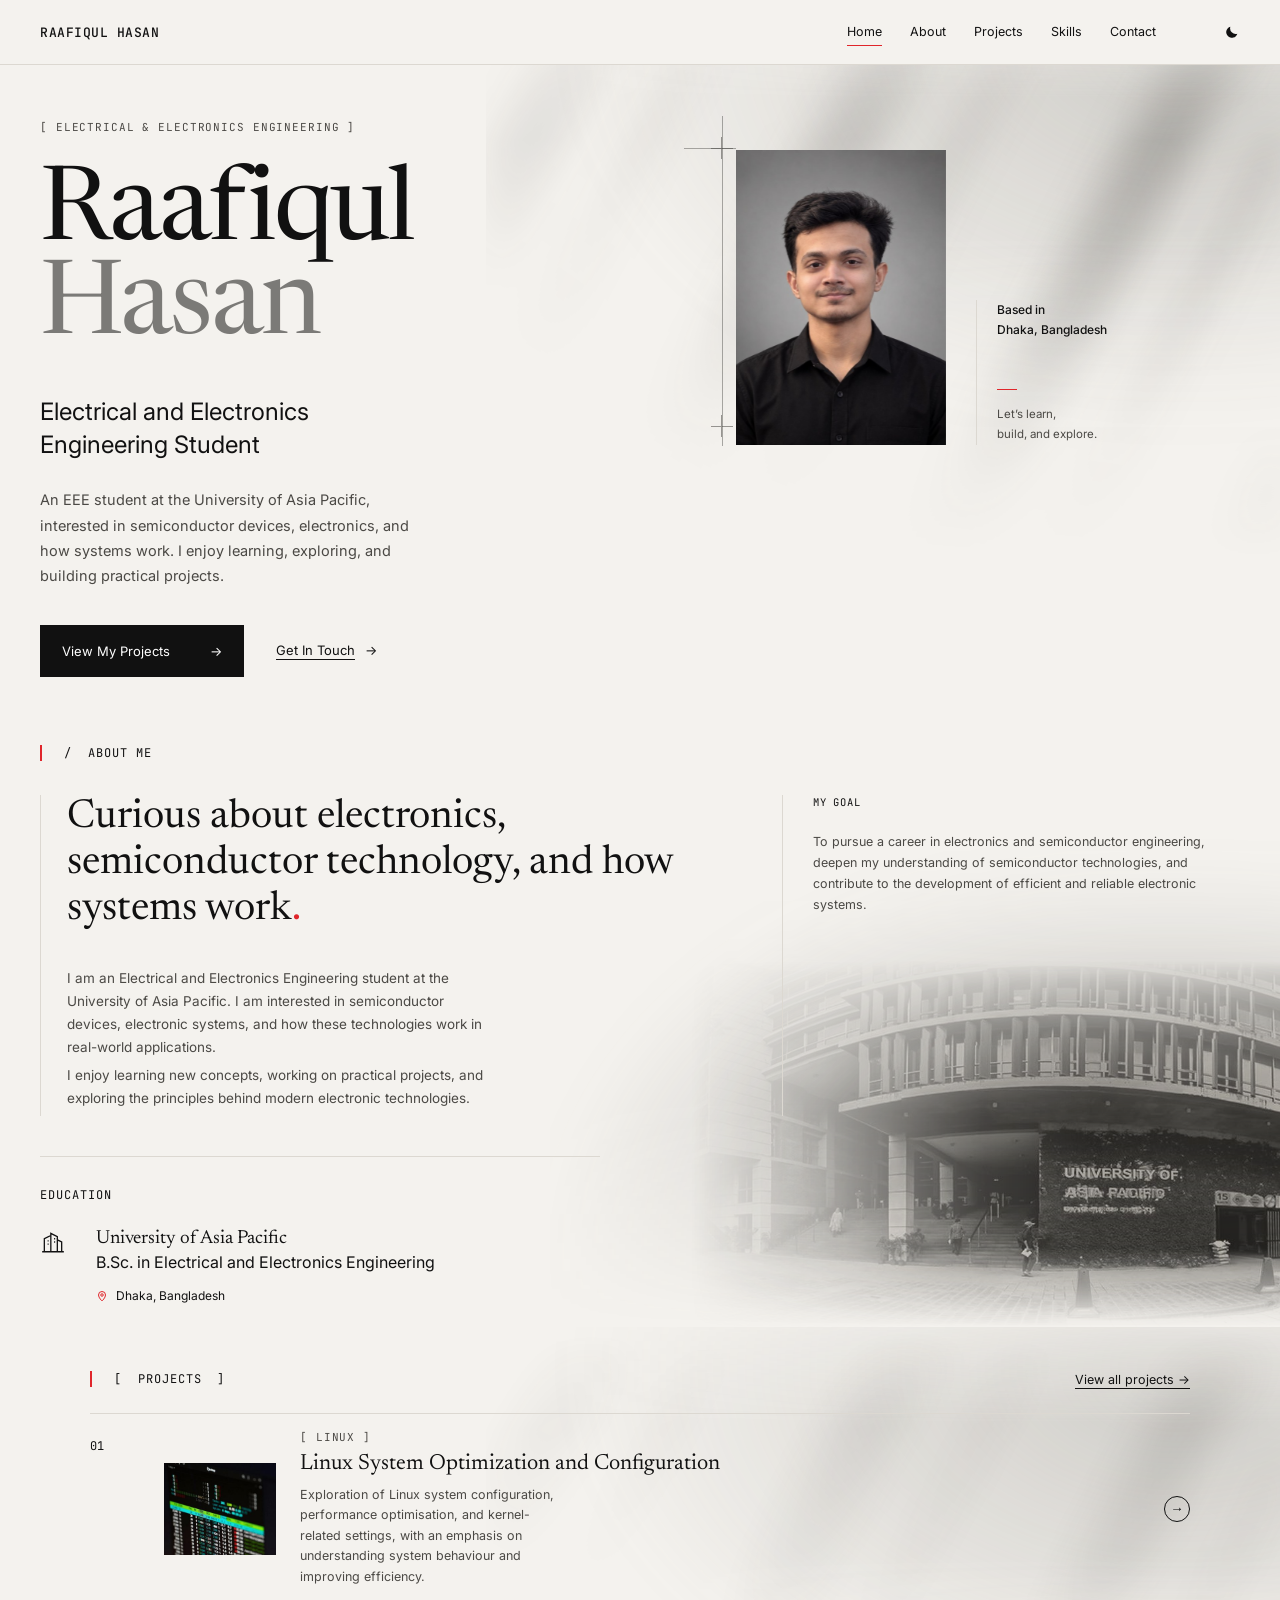
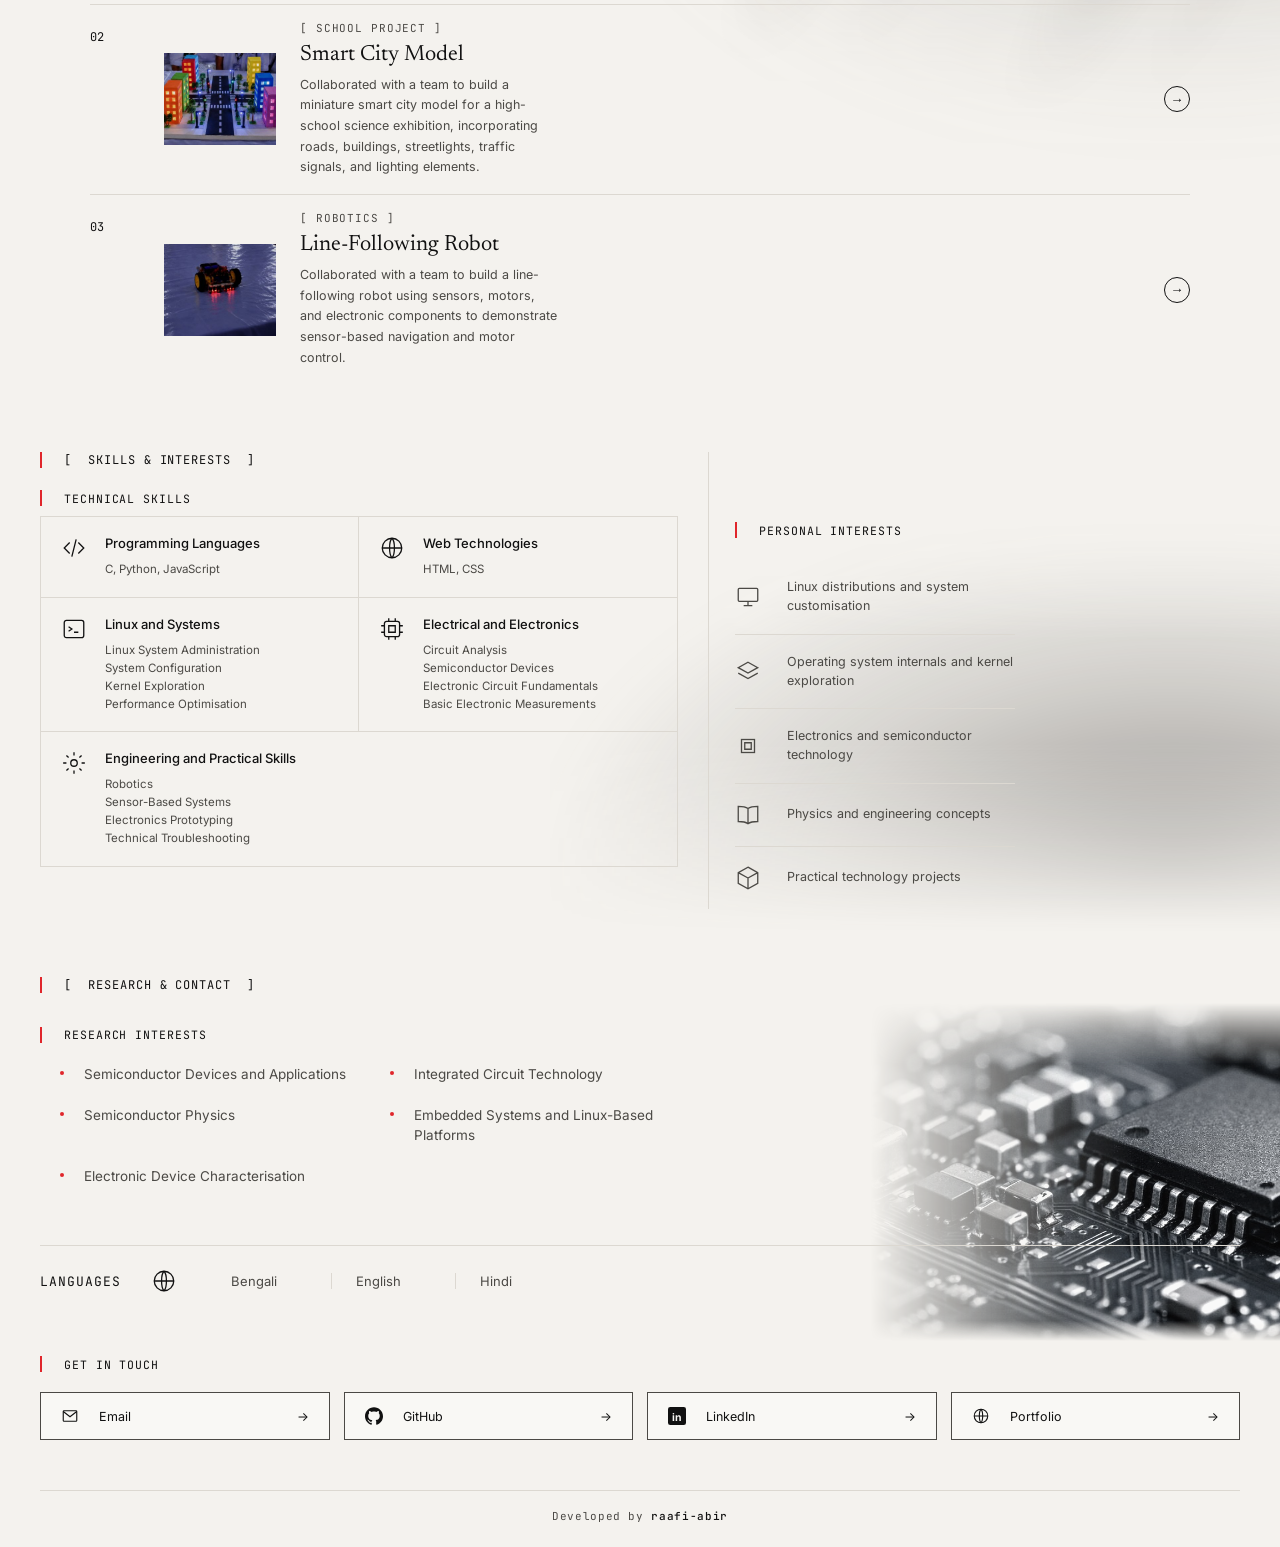
<file: index.html>
<!DOCTYPE html>
<html lang="en">
<head>
<meta charset="utf-8">
<meta name="viewport" content="width=device-width, initial-scale=1, viewport-fit=cover">
<title>Raafiqul Hasan</title>
<link href="https://fonts.googleapis.com/css2?family=Inter:wght@300;400;500&family=JetBrains+Mono:wght@400;500&family=Newsreader:wght@400;500&display=swap" rel="stylesheet">
<style>
:root{--bg:#f4f2ee;--fg:#111;--mute:#4b4945;--line:#dcd8d1;--red:#e0262b;--btn:#111;--btnfg:#fff;--card:#f9f8f5;color-scheme:light;box-sizing:border-box}
@media (prefers-color-scheme:dark){:root:not([data-theme="light"]){--bg:#121211;--fg:#f1efea;--mute:#c6c3bb;--line:#2e2d2a;--btn:#f1efea;--btnfg:#111;--card:#1a1918;color-scheme:dark}}
:root[data-theme="dark"]{--bg:#121211;--fg:#f1efea;--mute:#c6c3bb;--line:#2e2d2a;--btn:#f1efea;--btnfg:#111;--card:#1a1918;color-scheme:dark}
*{box-sizing:border-box;margin:0;padding:0}
html{scroll-behavior:smooth;scroll-padding-top:calc(64px + env(safe-area-inset-top,0px))}
body{background:var(--bg);color:var(--fg);font-family:Inter,system-ui,sans-serif;font-weight:400;overflow-x:hidden}
.mono{font-family:'JetBrains Mono',ui-monospace,monospace}
.serif{font-family:Newsreader,Georgia,'Times New Roman',serif;font-weight:400}
header{position:fixed;top:0;left:0;right:0;z-index:20;background:var(--bg);border-bottom:1px solid var(--line);padding-top:env(safe-area-inset-top,0px)}
.nav{max-width:1280px;margin:auto;height:64px;display:flex;align-items:center;justify-content:space-between;padding:0 40px}
.logo{font-family:'JetBrains Mono',monospace;font-size:13px;font-weight:500;letter-spacing:.04em;display:flex;align-items:center;gap:6px;text-decoration:none;color:var(--fg)}
.logo i{width:5px;height:5px;border-radius:50%;background:var(--red);display:block}
.links{display:flex;gap:28px;align-items:center}
.links a{font-size:12.5px;color:var(--fg);text-decoration:none;padding:6px 0;border-bottom:1.5px solid transparent;font-weight:400}
.links a.on{border-color:var(--red)}
.moon{background:none;border:0;color:var(--fg);cursor:pointer;margin-left:40px;display:flex}
section{position:relative;padding:44px 40px 24px;overflow:hidden}
#home{padding-top:120px;min-height:0}
.wrap{max-width:1200px;margin:auto;position:relative;z-index:2}
.glow{position:absolute;right:-8%;bottom:0;width:65%;height:80%;z-index:1;pointer-events:none;background:radial-gradient(ellipse at 75% 85%,rgba(40,38,35,.45),rgba(90,88,83,.2) 40%,transparent 72%);filter:blur(22px);-webkit-mask-image:linear-gradient(to bottom,transparent 0,#000 30%,#000 55%,transparent 100%);mask-image:linear-gradient(to bottom,transparent 0,#000 30%,#000 55%,transparent 100%)}
.glow.dk{background:radial-gradient(ellipse at 80% 70%,rgba(15,15,15,.95),rgba(45,45,45,.6) 35%,transparent 70%);width:60%;height:62%;bottom:auto;top:30%}
.glow.tl{right:-5%;top:-10%;bottom:auto;background:radial-gradient(ellipse at 80% 20%,rgba(120,118,112,.3),transparent 65%)}
.shade{position:absolute;top:0;right:0;width:62%;height:80%;z-index:1;pointer-events:none;background:repeating-linear-gradient(118deg,transparent 0 70px,rgba(45,42,38,.28) 70px 135px,transparent 135px 190px,rgba(45,42,38,.14) 190px 220px,transparent 220px 280px);filter:blur(20px);-webkit-mask-image:linear-gradient(to bottom left,#000 15%,transparent 80%),linear-gradient(to bottom,transparent 0,#000 25%,#000 55%,transparent 100%);-webkit-mask-composite:source-in;mask-image:linear-gradient(to bottom left,#000 15%,transparent 80%),linear-gradient(to bottom,transparent 0,#000 25%,#000 55%,transparent 100%);mask-composite:intersect}
.shade.lt{opacity:.45;height:60%}
.plus{position:absolute;width:22px;height:22px;background:linear-gradient(var(--mute),var(--mute)) center/1px 100% no-repeat,linear-gradient(var(--mute),var(--mute)) center/100% 1px no-repeat;opacity:.55}
.pg{display:none;position:absolute;left:40px;bottom:36px;font-family:'JetBrains Mono',monospace;font-size:10.5px;display:flex;align-items:center;gap:12px;z-index:3}
.pg,.pg:after{display:none!important}
.tag{font-family:'JetBrains Mono',monospace;font-size:11px;letter-spacing:.08em;color:var(--mute);text-transform:uppercase}
.bar{display:flex;align-items:center;gap:22px;font-family:'JetBrains Mono',monospace;font-size:12px;letter-spacing:.08em;text-transform:uppercase;margin-bottom:34px}
.bar:before{content:"";width:2px;height:16px;background:var(--red)}
/* home */
.hero{display:grid;grid-template-columns:1.3fr 1fr;gap:40px;align-items:start}
h1{font-family:Newsreader,Georgia,serif;font-weight:400;font-size:clamp(64px,8vw,104px);line-height:.92;letter-spacing:-.02em;margin-top:34px}
h1 span{color:#7b7a77;display:block}
.sub{font-size:clamp(20px,2vw,24px);line-height:1.35;margin-top:40px;font-weight:400}
.lead{font-size:14.5px;line-height:1.75;color:var(--mute);max-width:390px;margin-top:26px}
.cta{display:flex;align-items:center;gap:32px;margin-top:36px}
.btn{background:var(--btn);color:var(--btnfg);padding:0 22px;height:52px;display:inline-flex;align-items:center;gap:40px;font-size:13px;text-decoration:none;font-weight:400}
.ghost{font-size:13px;color:var(--fg);text-decoration:none;border-bottom:1px solid var(--fg);padding-bottom:2px;display:inline-flex;gap:10px;border:0;align-items:center}
.ghost u{text-decoration:underline;text-underline-offset:4px}
.side{display:flex;gap:30px;margin-top:30px;position:relative}
.side:before{content:"";position:absolute;left:-14px;top:-34px;width:1px;height:330px;background:var(--mute);opacity:.45}
.side:after{content:"";position:absolute;left:-52px;top:-2px;width:52px;height:1px;background:var(--mute);opacity:.45}
@media (max-width:520px){.side:before,.side:after,.plus{display:none}}
.photo{width:min(210px,100%);aspect-ratio:105/127;background:url([data-uri]) center/cover no-repeat;flex:none}
.info{border-left:1px solid var(--line);padding-left:20px;margin-top:150px;font-size:12px;line-height:1.7;align-self:flex-start;min-width:150px}
.info b{font-weight:500;display:block}
.info hr{border:0;border-top:1px solid var(--red);width:20px;margin:48px 0 14px}
.info small{color:var(--mute);font-size:11.5px}
/* about */
.about{display:grid;grid-template-columns:1.7fr 1fr;gap:20px}
.about .l{border-left:1px solid var(--line);padding-left:26px;border-right:1px solid var(--line);padding-right:30px}
.about h2{font-family:Newsreader,Georgia,serif;font-weight:400;font-size:clamp(30px,3.2vw,40px);line-height:1.15;margin-bottom:34px}
.about h2 i{color:var(--red);font-style:normal}
.about p{font-size:13.5px;line-height:1.7;color:var(--mute);max-width:430px;margin-bottom:6px}
.goal{padding-left:10px}
.goal .tag{color:var(--fg);margin-bottom:22px;font-size:10.5px}
.goal p{font-size:12.5px}
.edu{margin-top:40px;border-top:1px solid var(--line);padding-top:30px;max-width:560px}
.edu .e{display:flex;gap:30px;margin-top:26px;align-items:flex-start}
.edu h3{font-family:Newsreader,serif;font-weight:400;font-size:19px}
.edu p{margin:4px 0 16px}
.loc{font-size:12px!important;color:var(--fg)!important;display:flex;gap:8px;align-items:center}
.uap{position:absolute;right:0;bottom:0;width:min(46%,600px);aspect-ratio:595/441;z-index:1;pointer-events:none;background:url([data-uri]) center/cover no-repeat;-webkit-mask-image:linear-gradient(to right,transparent 0,rgba(0,0,0,.3) 22%,rgba(0,0,0,.85) 50%,#000 68%),linear-gradient(to bottom,transparent 0,transparent 16%,rgba(0,0,0,.6) 34%,#000 52%,#000 82%,transparent 100%);-webkit-mask-composite:source-in;mask-image:linear-gradient(to right,transparent 0,rgba(0,0,0,.3) 22%,rgba(0,0,0,.85) 50%,#000 68%),linear-gradient(to bottom,transparent 0,transparent 16%,rgba(0,0,0,.6) 34%,#000 52%,#000 82%,transparent 100%);mask-composite:intersect}
@media (max-width:860px){.uap{width:80%;opacity:.3}}
/* projects */
.ph{display:flex;justify-content:space-between;align-items:center;margin-bottom:26px}
.ph .bar{margin:0}.ph a{font-size:12.5px;color:var(--fg);text-decoration:underline;text-underline-offset:4px;display:flex;gap:12px;align-items:center}
.pr{display:grid;grid-template-columns:50px 112px 1fr 50px;gap:24px;align-items:center;border-top:1px solid var(--line);padding:16px 0}
.pr:first-of-type{border-top:0}
.pr .n{font-family:'JetBrains Mono',monospace;font-size:12px;align-self:flex-start;padding-top:8px}
.th{width:112px;height:92px;background:url([data-uri]) center/cover no-repeat}
.th.b{background:url([data-uri]) center/cover no-repeat}
.th.c{background:url([data-uri]) center/cover no-repeat}
.pr h3{font-family:Newsreader,serif;font-weight:400;font-size:22px;line-height:1.1;margin:8px 0}
.pr p{font-size:12.5px;line-height:1.65;color:var(--mute);max-width:260px}
.cir{width:26px;height:26px;border:1px solid var(--fg);border-radius:50%;display:grid;place-items:center;background:none;color:var(--fg);justify-self:end}
.projwrap{max-width:560px;margin-left:auto;margin-right:auto}
/* skills */
.sk{display:grid;grid-template-columns:1.2fr 1fr;gap:30px}
.sk .bar{margin-bottom:22px}
.grid{border:1px solid var(--line);display:grid;grid-template-columns:1fr 1fr}
.grid>div{padding:18px 20px;display:flex;gap:18px;border-bottom:1px solid var(--line)}
.grid>div:nth-child(odd){border-right:1px solid var(--line)}
.grid .full{grid-column:1/3;border-right:0!important;border-bottom:0}
.grid h4{font-weight:500;font-size:13px;margin-bottom:10px}
.grid p{font-size:11.5px;line-height:1.55;color:var(--mute)}
.ic{width:26px;height:26px;flex:none}
.int{border-left:1px solid var(--line);padding-left:26px}
.int .it{display:flex;gap:26px;align-items:center;padding:18px 0;border-bottom:1px solid var(--line);font-size:12.5px;color:var(--mute);max-width:280px;line-height:1.5}
.int .it:last-child{border:0}
/* contact */
.rs{display:grid;grid-template-columns:1fr 1fr;max-width:620px;gap:6px 40px;margin:0 0 50px 20px}
.rs div{font-size:13.5px;color:var(--mute);padding:8px 0 8px 24px;position:relative;line-height:1.45}
.rs div:before{content:"";position:absolute;left:0;top:14px;width:4px;height:4px;border-radius:50%;background:var(--red)}
.lang{border-top:1px solid var(--line);padding:22px 0;display:flex;align-items:center;gap:30px;font-size:13px;margin-bottom:10px}
.lang span{color:var(--mute);padding:0 24px;border-left:1px solid var(--line)}
.gt{display:grid;grid-template-columns:repeat(4,1fr);gap:14px;margin-top:20px}
.gt a{height:48px;border:1px solid var(--mute);background:var(--card);display:flex;align-items:center;justify-content:space-between;padding:0 20px;font-size:12.5px;color:var(--fg);text-decoration:none;gap:14px}
.gt a span{display:flex;align-items:center;gap:20px;flex:1}
.gt a.p{background:var(--btn);color:var(--btnfg);border-color:var(--btn)}
.chip{position:absolute;top:70px;right:0;width:min(32%,450px);aspect-ratio:740/611;z-index:1;pointer-events:none;background:url([data-uri]) center/cover no-repeat;filter:grayscale(.75) brightness(1.1) contrast(.95);-webkit-mask-image:linear-gradient(to right,transparent 0,rgba(0,0,0,.35) 22%,rgba(0,0,0,.85) 48%,#000 65%),linear-gradient(to bottom,transparent 0,#000 18%,#000 94%,transparent 100%);-webkit-mask-composite:source-in;mask-image:linear-gradient(to right,transparent 0,rgba(0,0,0,.35) 22%,rgba(0,0,0,.85) 48%,#000 65%),linear-gradient(to bottom,transparent 0,#000 18%,#000 94%,transparent 100%);mask-composite:intersect}
@media (max-width:860px){.chip{width:75%;opacity:.35;top:40px}}
.dev{position:relative;z-index:3;text-align:center;margin-top:50px;padding-top:18px;border-top:1px solid var(--line);font-family:'JetBrains Mono',monospace;font-size:11px;letter-spacing:.06em;color:var(--mute)}
.dev b{font-weight:500;color:var(--fg)}
.loc2:after{content:"";width:50px;height:1px;background:var(--mute)}
@media (max-width:860px){
.nav{padding:0 18px}.links{gap:14px}.moon{margin-left:14px}.logo{font-size:11px}
section{padding:36px 20px 20px}#home{padding-top:100px}.pg{left:20px}.loc2{right:20px}
.hero,.about,.sk{grid-template-columns:1fr}.info{margin-top:0}.about .l{border:0;padding:0}
.pr{grid-template-columns:30px 80px 1fr 30px;gap:12px}.th{width:80px;height:70px}
.gt{grid-template-columns:1fr 1fr}.rs{grid-template-columns:1fr;margin-left:0}.int{border:0;padding:0}
.lang{flex-wrap:wrap;gap:10px}.lang span{padding:0 12px}
}
@media (max-width:520px){.links a{font-size:10px}.logo i{display:none}.side{flex-direction:column}}

/* motion */
.cursor{position:fixed;left:0;top:0;width:240px;height:240px;margin:-120px 0 0 -120px;border-radius:50%;pointer-events:none;z-index:6;opacity:0;transition:opacity .5s;background:radial-gradient(circle,rgba(35,33,30,.09) 0,rgba(35,33,30,.04) 38%,transparent 70%);mix-blend-mode:multiply;will-change:transform}
.cursor.on{opacity:1}
:root[data-theme="dark"] .cursor{background:radial-gradient(circle,rgba(255,255,255,.05) 0,rgba(255,255,255,.02) 40%,transparent 70%);mix-blend-mode:screen}
@media (prefers-color-scheme:dark){:root:not([data-theme="light"]) .cursor{background:radial-gradient(circle,rgba(255,255,255,.05) 0,rgba(255,255,255,.02) 40%,transparent 70%);mix-blend-mode:screen}}
html.js .rv{opacity:0;transform:translateY(26px);filter:blur(4px);transition:opacity .9s ease,transform .9s cubic-bezier(.2,.7,.2,1),filter .9s ease;transition-delay:var(--d,0s)}
html.js .rv.in{opacity:1;transform:none;filter:none}
.photo{transition:transform .25s ease-out;will-change:transform}
.chip,.uap,.shade{transition:transform .4s ease-out}
.links a{transition:border-color .3s,opacity .3s}.links a:hover{opacity:.6}
.btn,.ghost,.gt a,.cir,.th{transition:transform .35s cubic-bezier(.2,.7,.2,1),background .3s,color .3s,box-shadow .35s,border-color .3s}
.btn span,.gt a>:last-child,.ghost{transition:transform .3s}
.btn:hover{transform:translateY(-2px);box-shadow:0 10px 24px rgba(0,0,0,.2)}.btn:hover span{transform:translateX(5px)}
.ghost:hover{transform:translateX(4px)}
.gt a:hover{transform:translateY(-3px);box-shadow:0 12px 26px rgba(0,0,0,.14);border-color:var(--fg)}
.pr{transition:background .4s}.pr:hover{background:linear-gradient(90deg,transparent,rgba(120,118,112,.08),transparent)}
.pr:hover .th{transform:scale(1.06)}.pr .th{overflow:hidden}
.pr:hover .cir{background:var(--fg);color:var(--bg);transform:rotate(-45deg)}
.it{transition:transform .3s}.it:hover{transform:translateX(6px)}
.grid>div{transition:background .3s}.grid>div:hover{background:rgba(120,118,112,.08)}
.moon svg{transition:transform .6s cubic-bezier(.2,.7,.2,1)}.moon.spin svg{transform:rotate(360deg)}
.logo{transition:letter-spacing .4s}.logo:hover{letter-spacing:.09em}
@keyframes drift{0%,100%{transform:translate3d(0,0,0)}50%{transform:translate3d(-14px,10px,0)}}
.shade{animation:drift 14s ease-in-out infinite}
.plus{animation:pl 3.5s ease-in-out infinite}@keyframes pl{50%{opacity:.15}}
@media (hover:none),(prefers-reduced-motion:reduce){.cursor{display:none}}
@media (prefers-reduced-motion:reduce){html.js .rv{opacity:1;transform:none;filter:none;transition:none}.shade,.plus{animation:none}html{scroll-behavior:auto}}
</style>
</head>
<body>
<header><div class="nav">
<a class="logo" href="#home">RAAFIQUL HASAN</a>
<nav class="links" id="nav"><a href="#home" class="on">Home</a><a href="#about">About</a><a href="#projects">Projects</a><a href="#skills">Skills</a><a href="#contact">Contact</a>
<button class="moon" id="theme" aria-label="Toggle theme"><svg width="16" height="16" viewBox="0 0 24 24" fill="currentColor"><path d="M20 14.5A8.5 8.5 0 0 1 9.5 4 8.5 8.5 0 1 0 20 14.5z"/></svg></button></nav>
</div></header>

<section id="home"><div class="glow tl"></div><div class="shade"></div><div class="wrap">
<div class="hero"><div>
<div class="tag">[ Electrical &amp; Electronics Engineering ]</div>
<h1>Raafiqul<span>Hasan</span></h1>
<div class="sub">Electrical and Electronics<br>Engineering Student</div>
<p class="lead">An EEE student at the University of Asia Pacific, interested in semiconductor devices, electronics, and how systems work. I enjoy learning, exploring, and building practical projects.</p>
<div class="cta"><a class="btn" href="#projects">View My Projects <span>→</span></a><a class="ghost" href="#contact"><u>Get In Touch</u> →</a></div>
</div>
<div class="side"><i class="plus" style="left:-25px;top:-13px"></i><i class="plus" style="left:-25px;top:265px"></i><div class="photo" role="img" aria-label="Portrait of Raafiqul Hasan"></div>
<div class="info"><b>Based in<br>Dhaka, Bangladesh</b><hr><small>Let’s learn,<br>build, and explore.</small></div></div>
</div></div><div class="pg">01 &nbsp;/&nbsp; 05</div></section>

<section id="about"><div class="uap"></div><div class="glow"></div><div class="wrap">
<div class="bar">/ &nbsp;About Me</div>
<div class="about"><div class="l">
<h2>Curious about electronics, semiconductor technology, and how systems work<i>.</i></h2>
<p>I am an Electrical and Electronics Engineering student at the University of Asia Pacific. I am interested in semiconductor devices, electronic systems, and how these technologies work in real-world applications.</p>
<p>I enjoy learning new concepts, working on practical projects, and exploring the principles behind modern electronic technologies.</p></div>
<div class="goal"><div class="tag">My Goal</div><p>To pursue a career in electronics and semiconductor engineering, deepen my understanding of semiconductor technologies, and contribute to the development of efficient and reliable electronic systems.</p></div></div>
<div class="edu"><div class="tag" style="color:var(--fg);font-size:12px">Education</div>
<div class="e"><svg class="ic" viewBox="0 0 24 24" fill="none" stroke="currentColor" stroke-width="1.2"><path d="M4 21V9l6-3v15M10 21V4l6 3v14M16 21V10l4 2v9M2 21h20M7 11h1M7 14h1M13 9h1M13 12h1"/></svg>
<div><h3>University of Asia Pacific</h3><p>B.Sc. in Electrical and Electronics Engineering</p><div class="loc"><svg width="12" height="14" viewBox="0 0 24 24" fill="none" stroke="#e0262b" stroke-width="2"><path d="M12 22s7-6.5 7-12a7 7 0 0 0-14 0c0 5.500 7 12 7 12z"/><circle cx="12" cy="10" r="2.500"/></svg>Dhaka, Bangladesh</div></div></div></div>
</div><div class="pg">02 &nbsp;/&nbsp; 05</div></section>

<section id="projects"><div class="glow tl"></div><div class="shade lt"></div><div class="wrap projwrap" style="max-width:1100px">
<div class="ph"><div class="bar">[ &nbsp;Projects &nbsp;]</div><a href="#projects">View all projects →</a></div>
<div class="pr"><div class="n">01</div><div class="th"></div><div><div class="tag">[ Linux ]</div><h3>Linux System Optimization and Configuration</h3><p>Exploration of Linux system configuration, performance optimisation, and kernel-related settings, with an emphasis on understanding system behaviour and improving efficiency.</p></div><button class="cir" aria-label="Open">→</button></div>
<div class="pr"><div class="n">02</div><div class="th b"></div><div><div class="tag">[ School Project ]</div><h3>Smart City Model</h3><p>Collaborated with a team to build a miniature smart city model for a high-school science exhibition, incorporating roads, buildings, streetlights, traffic signals, and lighting elements.</p></div><button class="cir" aria-label="Open">→</button></div>
<div class="pr"><div class="n">03</div><div class="th c"></div><div><div class="tag">[ Robotics ]</div><h3>Line-Following Robot</h3><p>Collaborated with a team to build a line-following robot using sensors, motors, and electronic components to demonstrate sensor-based navigation and motor control.</p></div><button class="cir" aria-label="Open">→</button></div>
</div><div class="pg">03 &nbsp;/&nbsp; 05</div></section>

<section id="skills"><div class="glow"></div><div class="wrap">
<div class="sk"><div>
<div class="bar">[ &nbsp;Skills &amp; Interests &nbsp;]</div>
<div class="bar" style="margin-bottom:10px;font-size:11.5px">Technical Skills</div>
<div class="grid">
<div><svg class="ic" viewBox="0 0 24 24" fill="none" stroke="currentColor" stroke-width="1.2"><path d="M8 7l-5 5 5 5M16 7l5 5-5 5M14 4l-4 16"/></svg><div><h4>Programming Languages</h4><p>C, Python, JavaScript</p></div></div>
<div><svg class="ic" viewBox="0 0 24 24" fill="none" stroke="currentColor" stroke-width="1.2"><circle cx="12" cy="12" r="9"/><path d="M3 12h18M12 3c3 3 3 15 0 18M12 3c-3 3-3 15 0 18"/></svg><div><h4>Web Technologies</h4><p>HTML, CSS</p></div></div>
<div><svg class="ic" viewBox="0 0 24 24" fill="none" stroke="currentColor" stroke-width="1.2"><rect x="3" y="4" width="18" height="16" rx="2"/><path d="M7 10l3 2-3 2M12 15h4"/></svg><div><h4>Linux and Systems</h4><p>Linux System Administration<br>System Configuration<br>Kernel Exploration<br>Performance Optimisation</p></div></div>
<div><svg class="ic" viewBox="0 0 24 24" fill="none" stroke="currentColor" stroke-width="1.2"><rect x="5" y="5" width="14" height="14" rx="2"/><path d="M9 9h6v6H9zM9 2v3M15 2v3M9 19v3M15 19v3M2 9h3M2 15h3M19 9h3M19 15h3"/></svg><div><h4>Electrical and Electronics</h4><p>Circuit Analysis<br>Semiconductor Devices<br>Electronic Circuit Fundamentals<br>Basic Electronic Measurements</p></div></div>
<div class="full"><svg class="ic" viewBox="0 0 24 24" fill="none" stroke="currentColor" stroke-width="1.2"><circle cx="12" cy="12" r="3"/><path d="M12 2v3M12 19v3M2 12h3M19 12h3M5 5l2 2M17 17l2 2M19 5l-2 2M7 17l-2 2"/></svg><div><h4>Engineering and Practical Skills</h4><p>Robotics<br>Sensor-Based Systems<br>Electronics Prototyping<br>Technical Troubleshooting</p></div></div>
</div></div>
<div class="int"><div class="bar" style="font-size:11.5px;margin-top:70px">Personal Interests</div>
<div class="it"><svg class="ic" viewBox="0 0 24 24" fill="none" stroke="currentColor" stroke-width="1.2"><rect x="3" y="4" width="18" height="12" rx="1"/><path d="M8 20h8M12 16v4"/></svg>Linux distributions and system customisation</div>
<div class="it"><svg class="ic" viewBox="0 0 24 24" fill="none" stroke="currentColor" stroke-width="1.2"><path d="M12 3l9 5-9 5-9-5zM3 13l9 5 9-5"/></svg>Operating system internals and kernel exploration</div>
<div class="it"><svg class="ic" viewBox="0 0 24 24" fill="none" stroke="currentColor" stroke-width="1.2"><rect x="6" y="6" width="12" height="12"/><path d="M9 9h6v6H9z"/></svg>Electronics and semiconductor technology</div>
<div class="it"><svg class="ic" viewBox="0 0 24 24" fill="none" stroke="currentColor" stroke-width="1.2"><path d="M12 6c-2-1.500-5-2-9-2v14c4 0 7 .500 9 2 2-1.500 5-2 9-2V4c-4 0-7 .500-9 2zM12 6v14"/></svg>Physics and engineering concepts</div>
<div class="it"><svg class="ic" viewBox="0 0 24 24" fill="none" stroke="currentColor" stroke-width="1.2"><path d="M12 2l9 5v10l-9 5-9-5V7zM12 12l9-5M12 12L3 7M12 12v10"/></svg>Practical technology projects</div>
</div></div>
</div><div class="pg">04 &nbsp;/&nbsp; 05</div></section>

<section id="contact"><div class="chip" role="img" aria-label="Circuit board"></div><div class="wrap">
<div class="bar">[ &nbsp;Research &amp; Contact &nbsp;]</div>
<div class="bar" style="font-size:11.5px;margin-bottom:14px">Research Interests</div>
<div class="rs"><div>Semiconductor Devices and Applications</div><div>Integrated Circuit Technology</div><div>Semiconductor Physics</div><div>Embedded Systems and Linux-Based Platforms</div><div>Electronic Device Characterisation</div></div>
<div class="lang"><span style="border:0;padding:0;color:var(--fg);font-family:'JetBrains Mono',monospace;letter-spacing:.08em;text-transform:uppercase;margin-right:0">Languages</span><svg width="26" height="26" viewBox="0 0 24 24" fill="none" stroke="currentColor" stroke-width="1.2"><circle cx="12" cy="12" r="9"/><path d="M3 12h18M12 3c3 3 3 15 0 18M12 3c-3 3-3 15 0 18"/></svg><span style="border:0">Bengali</span><span>English</span><span>Hindi</span></div>
<div class="bar" style="font-size:11.5px;margin:40px 0 0">Get In Touch</div>
<div class="gt">
<a href="mailto:raafiqulhasan756@gmail.com"><span><svg width="18" height="18" viewBox="0 0 24 24" fill="none" stroke="currentColor" stroke-width="1.500"><rect x="3" y="5" width="18" height="14" rx="1"/><path d="M3 6l9 7 9-7"/></svg>Email</span>→</a>
<a href="https://github.com/raafi-abir" target="_blank" rel="noopener"><span><svg width="18" height="18" viewBox="0 0 24 24" fill="currentColor"><path d="M12 .297c-6.63 0-12 5.373-12 12 0 5.303 3.438 9.8 8.205 11.385.6.113.82-.258.82-.577 0-.285-.01-1.04-.015-2.04-3.338.724-4.042-1.61-4.042-1.61C4.422 18.07 3.633 17.7 3.633 17.7c-1.087-.744.084-.729.084-.729 1.205.084 1.838 1.236 1.838 1.236 1.07 1.835 2.809 1.305 3.495.998.108-.776.417-1.305.76-1.605-2.665-.3-5.466-1.332-5.466-5.93 0-1.31.465-2.38 1.235-3.22-.135-.303-.54-1.523.105-3.176 0 0 1.005-.322 3.3 1.23.96-.267 1.98-.399 3-.405 1.02.006 2.04.138 3 .405 2.28-1.552 3.285-1.23 3.285-1.23.645 1.653.24 2.873.12 3.176.765.84 1.23 1.91 1.23 3.22 0 4.61-2.805 5.625-5.475 5.92.42.36.81 1.096.81 2.22 0 1.606-.015 2.896-.015 3.286 0 .315.21.69.825.57C20.565 22.092 24 17.592 24 12.297c0-6.627-5.373-12-12-12"/></svg>GitHub</span>→</a>
<a href="https://www.linkedin.com/in/raafiqul-hasan" target="_blank" rel="noopener"><span><svg width="18" height="18" viewBox="0 0 24 24"><rect width="24" height="24" rx="3" fill="currentColor"/><text x="12" y="18" text-anchor="middle" font-size="14" font-weight="700" fill="var(--card)">in</text></svg>LinkedIn</span>→</a>
<a href="#home"><span><svg width="18" height="18" viewBox="0 0 24 24" fill="none" stroke="currentColor" stroke-width="1.500"><circle cx="12" cy="12" r="9"/><path d="M3 12h18M12 3c3 3 3 15 0 18M12 3c-3 3-3 15 0 18"/></svg>Portfolio</span>→</a>
</div></div>
<div class="dev">Developed by <b>raafi-abir</b></div></section>

<script>
const links=[...document.querySelectorAll('#nav a')];
const io=new IntersectionObserver(es=>es.forEach(e=>{if(e.isIntersecting){links.forEach(l=>l.classList.toggle('on',l.getAttribute('href')==='#'+e.target.id))}}),{threshold:.5});
document.querySelectorAll('section').forEach(s=>io.observe(s));
document.getElementById('theme').onclick=()=>{const r=document.documentElement;const d=r.dataset.theme==='dark'||(!r.dataset.theme&&matchMedia('(prefers-color-scheme:dark)').matches);r.dataset.theme=d?'light':'dark'};
</script>

<div class="cursor" id="cur"></div>
<script>
(function(){
const rm=matchMedia('(prefers-reduced-motion:reduce)').matches,touch=matchMedia('(hover:none)').matches;
document.documentElement.classList.add('js');
// scroll reveal
const sel='.ph,.bar,h1,.tag,.sub,.lead,.cta,.side,.about .l,.goal,.edu,.pr,.grid,.int .it,.rs div,.lang,.gt a';
const els=[...document.querySelectorAll(sel)];
els.forEach(e=>e.classList.add('rv'));
document.querySelectorAll('section').forEach(sec=>{[...sec.querySelectorAll('.rv')].forEach((e,i)=>e.style.setProperty('--d',Math.min(i*.07,.6)+'s'))});
const ro=new IntersectionObserver(es=>es.forEach(e=>{if(e.isIntersecting){e.target.classList.add('in');ro.unobserve(e.target)}}),{threshold:.12,rootMargin:'0px 0px -6% 0px'});
els.forEach(e=>ro.observe(e));
if(rm||touch)return;
// cursor shadow + dot
const cur=document.getElementById('cur');
let mx=innerWidth/2,my=innerHeight/2,cx=mx,cy=my,dx=mx,dy=my,seen=false;
addEventListener('mousemove',e=>{mx=e.clientX;my=e.clientY;if(!seen){seen=true;cx=dx=mx;cy=dy=my;cur.classList.add('on')}
 const px=(mx/innerWidth-.5),py=(my/innerHeight-.5);
 document.querySelectorAll('.photo').forEach(p=>p.style.transform='translate('+(px*-10)+'px,'+(py*-10)+'px)');
 document.querySelectorAll('.chip,.uap').forEach(p=>p.style.transform='translate('+(px*14)+'px,'+(py*10)+'px)');
});
document.addEventListener('mouseleave',()=>{cur.classList.remove('on')});
document.addEventListener('mouseenter',()=>{if(seen){cur.classList.add('on')}});
(function loop(){cx+=(mx-cx)*.08;cy+=(my-cy)*.08;dx+=(mx-dx)*.4;dy+=(my-dy)*.4;
 cur.style.transform='translate3d('+cx+'px,'+cy+'px,0)';requestAnimationFrame(loop)})();
// theme button spin
const t=document.getElementById('theme');t.addEventListener('click',()=>{t.classList.remove('spin');void t.offsetWidth;t.classList.add('spin')});
})();
</script>
</body>
</html>
</file>
